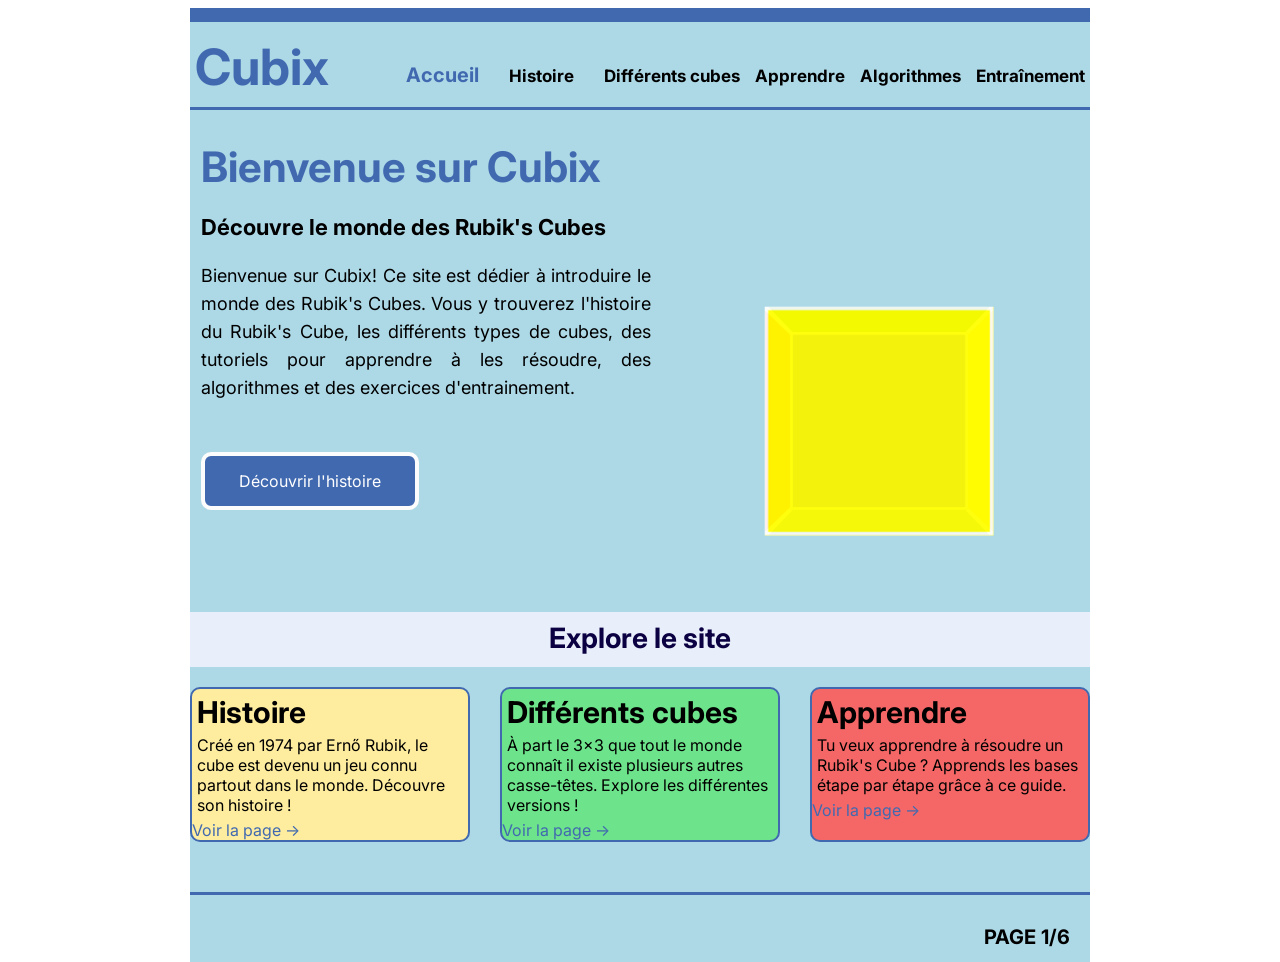
<file: index.html>
<!DOCTYPE html>
<html lang="en">

<head>
    <meta charset="UTF-8">
    <meta name="viewport" content="width=device-width, initial-scale=1.0">
    <title>Document</title>
    <link href="https://fonts.googleapis.com/css2?family=Inter:wght@400;500;700&display=swap" rel="stylesheet">
    <link rel="stylesheet" href="style.css">
</head>

<body>
    <div class="site_global">

        <div class="header">
            <div class="nom_site">
                <h1>Cubix</h1>
            </div>

            <div class="page_du_site">
                <h2 class="lien_acceuil">Accueil</h2> <br>
                <h2 class="lien_histoire"><a href="histoire.html">Histoire</a></h2> <br>
                <h2 class="lien_diffrent_cubes"><a href="cubes.html">Différents cubes</a></h2>
                <h2 class="lien_apprendre"><a href="apprendre.html">Apprendre</a></h2>
                <h2 class="lien_algorithmes"><a href="algorithmes.html">Algorithmes</a></h2>
                <h2 class="lien_entraînement"><a href="entrainement.html">Entraînement</a></h2>
            </div>

        </div>

        <div class="ligne_separatrice"></div>


        <div class="milieu_du_site">

            <div class="contenu_accueil">

                <div class="texte_accueil">
                    <h2>Bienvenue sur Cubix</h2>
                    <h3>Découvre le monde des Rubik's Cubes</h3>

                    <p class="text1">
                        Bienvenue sur Cubix! Ce site est dédier à introduire le monde des Rubik's Cubes.
                        Vous y trouverez l'histoire du Rubik's Cube, les différents types de cubes,
                        des tutoriels pour apprendre à les résoudre,
                        des algorithmes et des exercices d'entrainement.
                    </p>

                    <a href="histoire.html" class="bouton_histoire">Découvrir l'histoire</a>

                </div>

                <div class="image_accueil"> <!-- Cube 3d apris à l'aide d'une video de "Coding Artist" -->
                    <div class="cube" id="cube">
                        <div class="face avant"></div>
                        <div class="face arriere"></div>
                        <div class="face droite"></div>
                        <div class="face gauche"></div>
                        <div class="face haut"></div>
                        <div class="face bas"></div>


                    </div>

                </div>
                <!-- Cube 3d apris à l'aide d'une video de "Coding Artist" -->


            </div>
        </div>
        <div class="bas_du_site">

            <div class="div_séparateur">
                <h2>Explore le site</h2>
            </div>

            <div class="les_blocs">

                <div class="bloc1">
                    <h3>Histoire</h3>
                    <p>Créé en 1974 par Ernő Rubik, le cube est devenu un jeu
                        connu partout dans le monde. Découvre son histoire !</p>
                    <a href="histoire.html">Voir la page </a>
                </div>

                <div class="bloc2">
                    <h3>Différents cubes</h3>
                    <p>À part le 3x3 que tout le monde connaît il existe plusieurs autres casse-têtes.
                        Explore les différentes versions !</p>
                    <a href="cubes.html">Voir la page </a>
                </div>

                <div class="bloc3">
                    <h3>Apprendre</h3>
                    <p>Tu veux apprendre à résoudre un Rubik's Cube ?
                        Apprends les bases étape par étape grâce à ce guide.</p>
                    <a href="apprendre.html">Voir la page </a>
                </div>

            </div>
            <div class="pied_page">

                <div class="ligne_separatrice2"> </div>
            </div>

            <div class="page_actuelle">
                <h1>PAGE 1/6</h1>
            </div>
        </div>
    </div>
    <script src="index.js"></script>
</body>

</html>
</file>
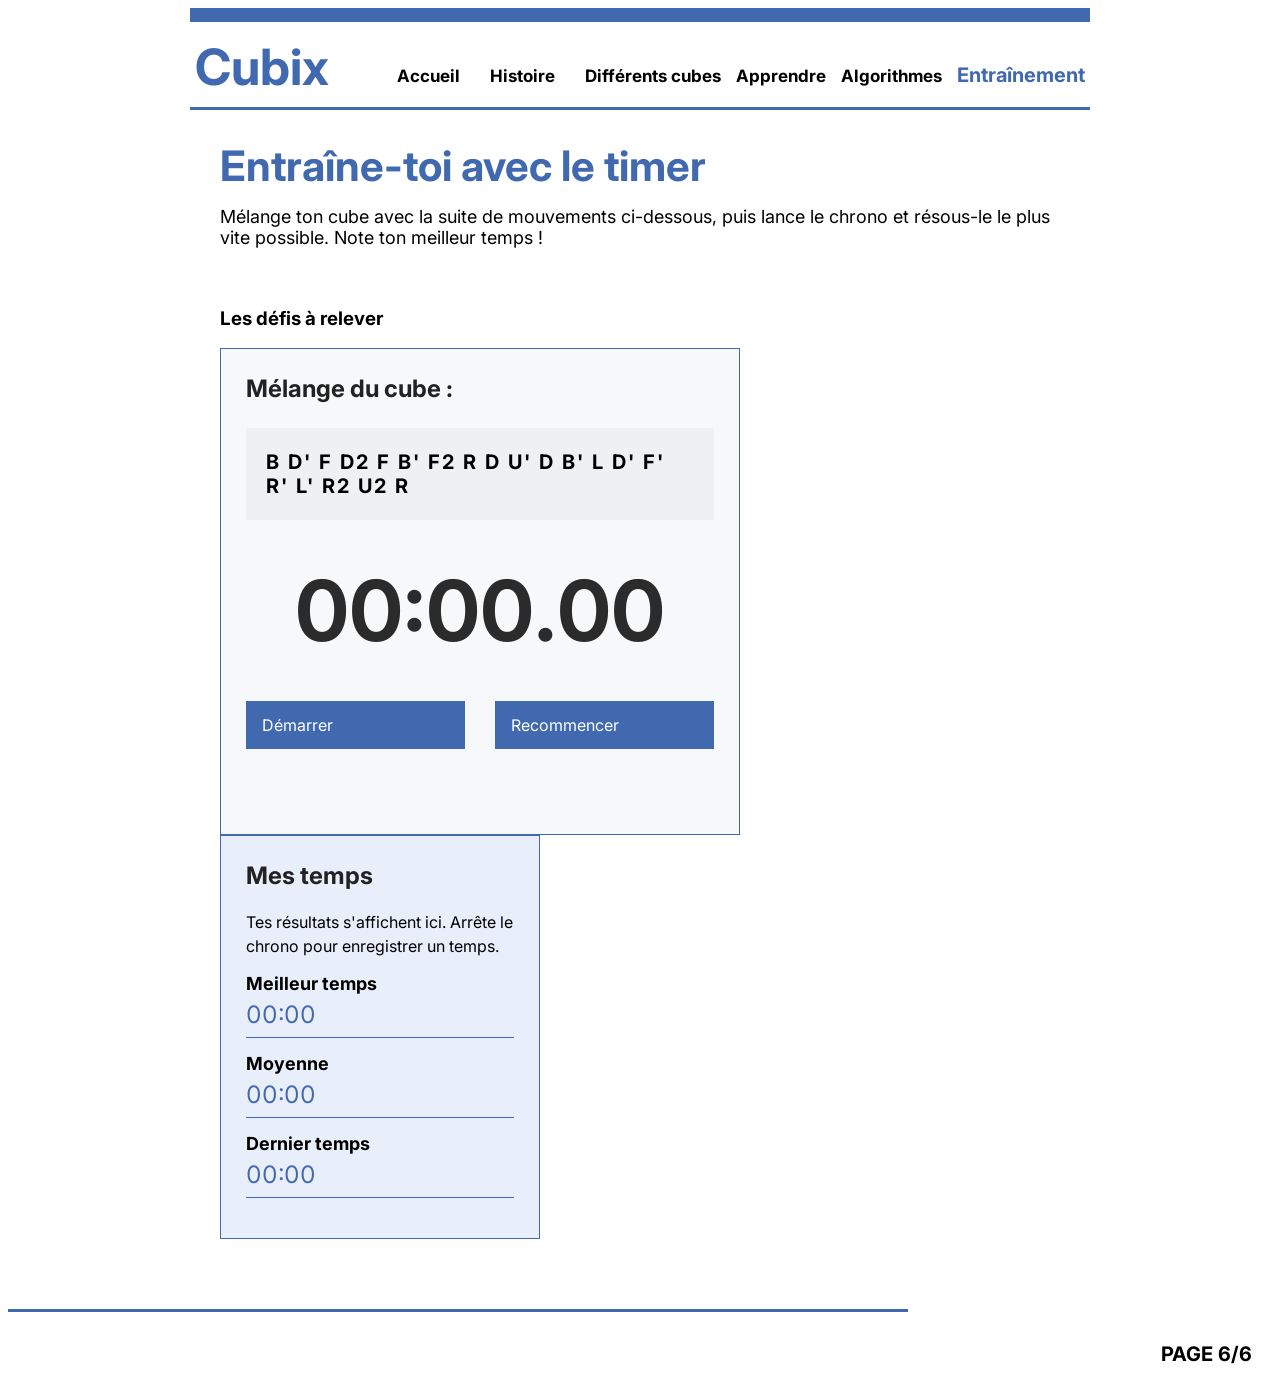
<file: entrainement.html>
<!DOCTYPE html>
<html lang="en">

<head>
    <meta charset="UTF-8">
    <meta name="viewport" content="width=device-width, initial-scale=1.0">
    <title>Document</title>
    <link href="https://fonts.googleapis.com/css2?family=Inter:wght@400;500;700&display=swap" rel="stylesheet">
    <link rel="stylesheet" href="style.css">
</head>

<body>

    <div class="site_global_entrainement">

        <div class="header">
            <div class="nom_site">
                <h1>Cubix</h1>
            </div>

            <div class="page_du_site">
                <h2 class="lien_acceuil"><a href="index.html">Accueil</a></h2> <br>
                <h2 class="lien_histoire"><a href="histoire.html">Histoire</a></h2> <br>
                <h2 class="lien_diffrent_cubes"><a href="cubes.html">Différents cubes</a></h2>
                <h2 class="lien_apprendre"><a href="apprendre.html">Apprendre</a></h2>
                <h2 class="lien_algorithmes"><a href="algorithmes.html">Algorithmes</a></h2>
                <!-- Ici Entraînement n'a plus de balise <a> car on est déjà sur la page -->
                <h2 class="lien_entraînement">Entraînement</h2>
            </div>
        </div>

        <div class="ligne_separatrice_entrainement"></div>

        <div class="milieu_page_entrainement">

            <h2 class="titre_entrainement">Entraîne-toi avec le timer </h2>

            <p class="texte_intro_entrainement">
                Mélange ton cube avec la suite de mouvements ci-dessous, puis lance le chrono
                et résous-le le plus vite possible. Note ton meilleur temps !
            </p>
            </p>

            <div class="contenu_entrainement">
                <h3>Les défis à relever</h3>
            </div>

            <div class="carte_chrono">

                <h3 class="titre_carte">Mélange du cube :</h3>

                <div class="melange" id="melange">R U2 F' L D2 R' U</div>

                <div class="affichage_chrono" id="chrono">00:00.00</div>

                <div class="boutons_chrono">
                    <button class="bouton_chrono" id="btn-demarrer" type="button">Démarrer</button>
                    <button class="bouton_chrono" id="btn-recommencer" type="button">Recommencer</button>
                </div>
            </div>


            <div class="carte_temps">
                <h3 class="titre_carte">Mes temps</h3>

                <p class="texte_temps">
                    Tes résultats s'affichent ici. Arrête le chrono pour enregistrer un temps.
                </p>

                <div class="stat_temps">
                    <h4>Meilleur temps</h4>
                    <p id="meilleur">00:00</p>
                </div>

                <div class="stat_temps">
                    <h4>Moyenne</h4>
                    <p id="moyenne">00:00</p>
                </div>

                <div class="stat_temps">
                    <h4>Dernier temps</h4>
                    <p id="dernier">00:00</p>
                </div>
            </div>

        </div>
    </div>

    <div class="pied_page">
        <div class="ligne_separatrice2_entrainement"></div>

        <div class="page_actuelle">
            <h1>PAGE 6/6</h1>
        </div>
    </div>

    </div>

    <script src="entrainement.js"></script>

</body>

</html>
</file>
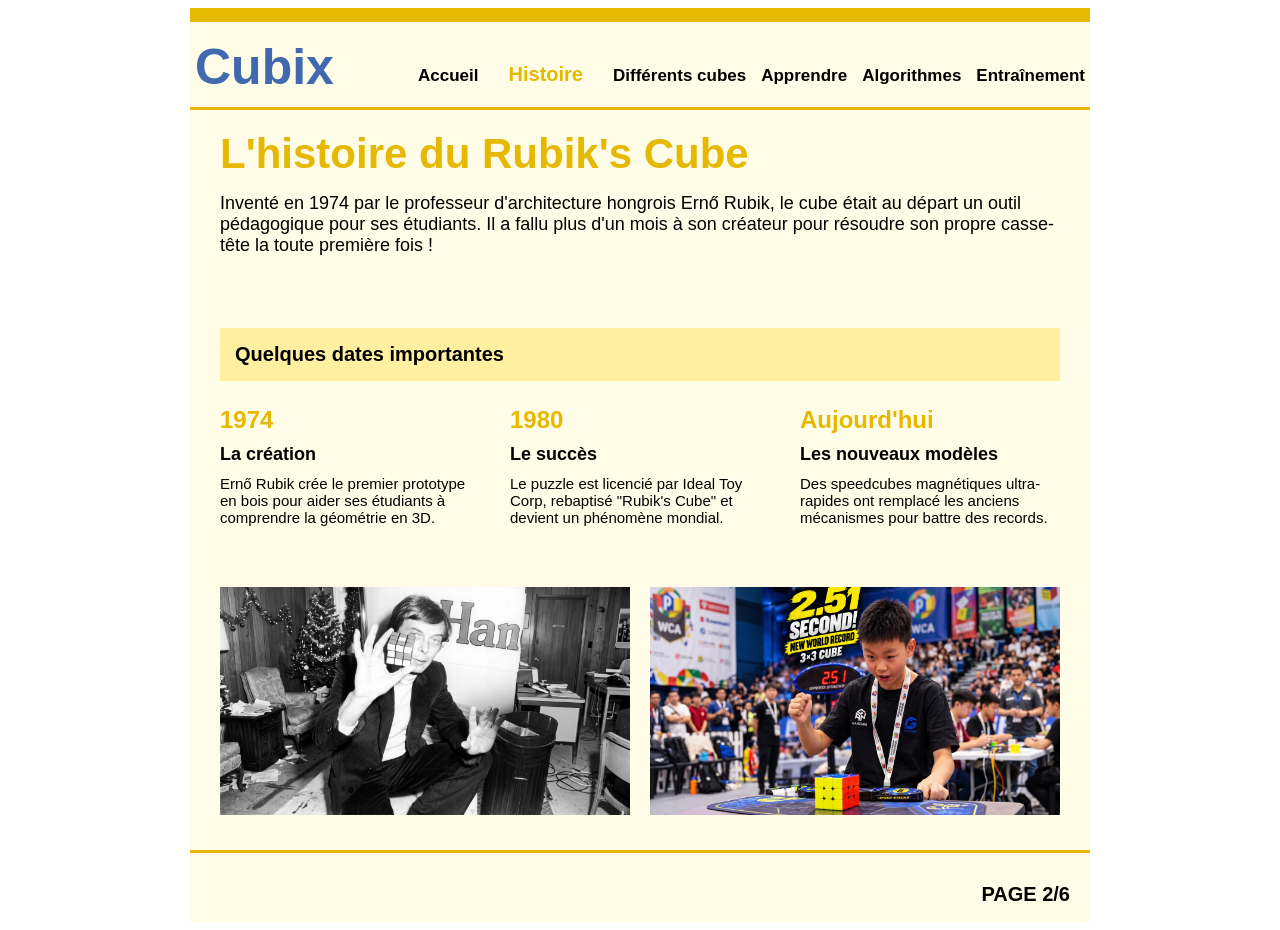
<file: histoire.html>
<!DOCTYPE html>
<html lang="en">

<head>
    <meta charset="UTF-8">
    <meta name="viewport" content="width=device-width, initial-scale=1.0">
    <title>Document</title>
    <link rel="stylesheet" href="style.css">
</head>

<body>
    <body>
    <div class="site_global_histoire">

        <div class="header">
            <div class="nom_site">
                <h1>Cubix</h1>
            </div>

            <div class="page_du_site">
                <h2 class="lien_acceuil"><a href="index.html">Accueil</a></h2> <br>
                <!-- Ici Histoire n'a plus de balise <a> car on est déjà sur la page -->
                <h2 class="lien_histoire">Histoire</h2> <br>
                <h2 class="lien_diffrent_cubes"><a href="cubes.html">Différents cubes</a></h2>
                <h2 class="lien_apprendre"><a href="apprendre.html">Apprendre</a></h2>
                <h2 class="lien_algorithmes"><a href="algorithmes.html">Algorithmes</a></h2>
                <h2 class="lien_entraînement"><a href="entraînement.html">Entraînement</a></h2>
            </div>
        </div>

        <div class="ligne_separatrice_histoire"></div>

        <div class="milieu_page_histoire">

            <h2 class="titre_histoire">L'histoire du Rubik's Cube</h2>

            <p class="texte_intro_histoire">
                Inventé en 1974 par le professeur d'architecture hongrois Ernő Rubik, le cube était au départ
                un outil pédagogique pour ses étudiants. Il a fallu plus d'un mois à son créateur pour
                résoudre son propre casse-tête la toute première fois !
            </p>

            <!-- La bannière de ta maquette Figma -->
            <div class="Titre_dates">
                <h3>Quelques dates importantes</h3>
            </div>

            <!-- Les 3 colonnes -->
            <div class="les_dates">
                <div class="date_bloc">
                    <h4 class="annee">1974</h4>
                    <h5 class="sous_titre">La création</h5>
                    <p>Ernő Rubik crée le premier prototype en bois pour aider ses étudiants à comprendre la géométrie en 3D.</p>
                </div>

                <div class="date_bloc">
                    <h4 class="annee">1980</h4>
                    <h5 class="sous_titre">Le succès</h5>
                    <p>Le puzzle est licencié par Ideal Toy Corp, rebaptisé "Rubik's Cube" et devient un phénomène mondial.</p>
                </div>

                <div class="date_bloc">
                    <h4 class="annee">Aujourd'hui</h4>
                    <h5 class="sous_titre">Les nouveaux modèles</h5>
                    <p>Des speedcubes magnétiques ultra-rapides ont remplacé les anciens mécanismes pour battre des records.</p>
                </div>
            </div>

            <!-- Les 2 emplacements de photos de ta maquette Figma -->
            <div class="les_photos">
                <div class="bloc_photo1">
                 <img src="images/original.jpg" alt="Ancien cube"> 
                </div>

                <div class="bloc_photo2">
                    <img src="images/world_record.jpg" alt="record monde"> 
                </div>
            </div>

        </div>

        <div class="pied_page">
            <div class="ligne_separatrice2_histoire"></div>

            <div class="page_actuelle">
                <h1>PAGE 2/6</h1>
            </div>
        </div>

    </div>
</body>

</html>
</file>
<file: style.css>
body {
    font-family: 'Inter', sans-serif;
}

a {
    text-decoration: none;
}

/* Début css de la page index */

.site_global {
    width: 900px;
    height: 800px;
    margin: 0 auto;
    background-color: lightblue;
    border-top: 14px solid #4169b0;
}


/* Header et css commun*/

.header {
    flex-direction: row;
    padding: 5px;
    height: 80px;
    display: flex;
    justify-content: space-between;
    align-items: center;
    padding-bottom: 0px;
}

.nom_site h1 {
    color: #4169b0;
    font-size: 50px;
}

.page_du_site {
    display: flex;
    flex-direction: row;
    gap: 15px;
    margin-top: 15px;
}


.page_du_site a {
    text-decoration: none;
    font-size: 17px;
    margin: 0;
    color: #000000;
}

.page_du_site a:hover {
    color: #4169b0;
    font-size: 23px;
    cursor: pointer;
    text-align: row;
}

.lien_acceuil:hover {
    cursor: cell;
}

.lien_histoire a:hover {
    color: #ffe77c;

}

.lien_diffrent_cubes a:hover {
    color: #13cc41;
}

.lien_apprendre a:hover {
    color: #f54d4d;
}

.lien_algorithmes a:hover {
    color: #ff6000;
}

.lien_entraînement a:hover {
    color: #8a8f98;

}

/* 
Je la fait pour le h2 aussi, car dans mon htlm acceuil n'est pas un a */

.page_du_site h2 {
    text-decoration: none;
    font-size: 20px;
    margin: 0;
    color: #4169b0;
    text-wrap: nowrap;
}




/*-------------------------------------------------------------------------*/
.ligne_separatrice {
    width: 900px;
    height: 3px;
    background-color: #4169b0;
}




/*------- Milieu de la page index------- */

.milieu_du_site {
    background-color: lightblue;
    padding: 30px;
    height: 450px;
    padding: 1px;
    /* pour que la boite s'approche du haut et du bas */
}

.contenu_accueil {
    display: flex;
    flex-direction: row;
    justify-content: space-between;
    align-items: center;
    background-color: lightblue;
    margin-top: 20px;
    height: 400px;
    padding: 10px;
    align-items: flex-start;
    /* pour mettre le texte en haut à gauche */
}


.texte_accueil {
    width: 450px;
}

.texte_accueil h2 {
    font-size: 42px;
    color: #4169b0;
    margin: 0;
}

.texte_accueil h3 {
    color: black;
    font-size: 22px;
}

.text1 {
    text-align: justify;
    font-size: 18px;
    line-height: 28px;
}

.bouton_histoire {
    display: flex;
    width: 180px;
    justify-content: center;
    color: white;
    border: solid 4px #fcfcfc;
    background-color: #4169b0;
    padding: 15px;
    border-radius: 10px;
    margin-top: 50px;

}

.bouton_histoire:hover {
    cursor: pointer;
    color: #4169b0;
    background-color: #cb1cd1;
    font-size: 20px;
}

.bouton_histoire a {
    text-decoration: none;
    color: white;
    font-size: 18px;
}


/* --------------------section cube 3d apris grace à une video de "Coding Artist" -------------------------------- */
.image_accueil {
    width: 400px;
    height: 400px;
    display: flex;
    justify-content: center;
    align-items: center;
    perspective: 800px;
    margin-top: 80px;
}

.cube {
    width: 200px;
    height: 200px;
    position: absolute;
    transform-style: preserve-3d;
}

.face {
    width: 200px;
    height: 200px;
    position: absolute;
    border: 3px solid rgb(252, 252, 252);
    background-color: #416ab0;
    opacity: 0.95;
    box-sizing: border-box;
    display: grid;
    grid-template-columns: repeat(3, 1fr);
    grid-template-rows: repeat(3, 1fr);
    gap: 4px;

}

.avant {
    transform: translateZ(100px);
    background-color: yellow;
}

.arriere {
    transform: rotateY(180deg) translateZ(100px);
    background-color: blue;
}

.droite {
    transform: rotateY(90deg) translateZ(100px);
    background-color: orange;
}

.gauche {
    transform: rotateY(-90deg) translateZ(100px);
    background-color: red;
}

.haut {
    transform: rotateX(90deg) translateZ(100px);
    background-color: green;
}

.bas {
    transform: rotateX(-90deg) translateZ(100px);
}

.animation_cube {
    animation: tourner 8s infinite linear;
}

@keyframes tourner {
    0% {
        transform: translateY(0) rotateX(0deg) rotateY(0deg);
    }

    50% {
        transform: translateY(-150px) rotateX(180deg) rotateY(180deg);
    }

    100% {
        transform: translateY(0) rotateX(360deg) rotateY(360deg);
    }
}

/* -------------------Fin de la section cube 3d apris grace à une video de "Coding Artist" --------------- */



/* Bas de la page index */

.bas_du_site {
    background-color: lightblue;
    padding: 30px;
    height: 350px;
    margin-top: 50px;
    padding: 0px;
}

.div_séparateur {
    height: 35px;
    width: 900px;
    display: flex;
    justify-content: center;
    align-items: center;
    padding-top: 20px;
    background-color: #e8eefa;
    ;
    margin-bottom: 20px;
}

.bas_du_site h2 {
    color: rgb(10, 0, 66);
    font-size: 28px;
    text-align: center;
    margin-top: 0;
}

.les_blocs {
    display: flex;
    flex-direction: row;
    justify-content: space-between;
}

.bloc1,
.bloc2,
.bloc3 {
    width: 280px;
    box-sizing: border-box;
    background-color: rgb(255, 255, 255);
    border: 2px solid #4169b0;
    border-radius: 10px;
}

.bloc1 {
    background-color: #feed9f;

}

.bloc2 {
    background-color: #6de48b;
}

.bloc3 {
    background-color: #f56767;
}

.les_blocs h3 {
    font-size: 30px;
    margin: 5px;
}

.les_blocs p {
    font-size: 16px;
    margin: 5px;
}

.les_blocs a {
    color: #4169b0;
    justify-self: left;
}

.bas_du_site a:after {
    content: " ->";
    /* ------------------------pour metre les fleches--------------------------- */
}

/* pied du site et css commnun*/
.ligne_separatrice2 {
    display: flex;
    width: 900px;
    height: 3px;
    background-color: #4169b0;
    margin-top: 50px;
    margin-bottom: 0px;
}

.page_actuelle {
    display: flex;

    margin-top: 20px;
    justify-content: flex-end;
    margin-right: 20px;
}

.page_actuelle h1 {
    font-size: 20px;
    color: #000000;
    margin: 0;
}

/* fin du css de la page index */


/* <------------------------------Début histoire.html-------------------------------------------> */

.site_global_histoire {
    width: 900px;
    height: 900px;
    margin: 0 auto;
    background-color: #fffde7;
    border-top: 14px solid #e6b800;
}

/* Header : .header, .nom_site et .page_du_site sont déja mis plus haut.
   Ici on change juste la couleur jaune  */

.page_du_site .lien_histoire {
    color: #e6b800;
}

.lien_histoire:hover {
    cursor: cell;
}

.ligne_separatrice_histoire {
    width: 900px;
    height: 3px;
    background-color: #e6b800;
}

/*------- Milieu de la page histoire------- */

.milieu_page_histoire {
    display: flex;
    flex-direction: column;
    padding: 20px 30px;
    height: 600px;
}

.titre_histoire {
    font-size: 42px;
    color: #e6b800;
    margin: 0;
    margin-bottom: 15px;
}

.texte_intro_histoire {
    font-size: 18px;
    margin: 0;
    margin-bottom: 8cqmin;
}

/* bannière --------------------------"Quelques dates importantes"--------------------- */
.Titre_dates {
    background-color: #ffefa0;
    padding: 15px;
    margin-bottom: 25px;
}

.Titre_dates h3 {
    margin: 0;
    font-size: 20px;
    color: #000000;
}

.les_dates {
    display: flex;
    flex-direction: row;
    justify-content: space-between;
    margin-bottom: 90px;
}

.date_bloc {
    width: 260px;
    text-align: left;
}

.date_bloc .annee {
    color: #e6b800;
    font-size: 24px;
    margin: 0;
    margin-bottom: 10px;
}

.date_bloc .sous_titre {
    font-size: 18px;
    margin: 0;
    margin-bottom: 10px;
}

.date_bloc p {
    font-size: 15px;
    margin: 0;
}

/*  -----------------------------pied de page histoire --------------- */
.les_photos {
    display: flex;
    flex-direction: row;
    justify-content: space-between;
    margin-top: 10px;
}

.bloc_photo1,
.bloc_photo2 {
    display: flex;
    align-items: center;
    width: 410px;
    height: 150px;
    box-sizing: border-box;
}

.bloc_photo1 img,
.bloc_photo2 img {
    width: 100%;
    /* pour que l'image prenne toute la largeur du bloc */
}


/* Pied de page de la page histoire, pied et déja mis plus haut. */
.ligne_separatrice2_histoire {
    display: flex;
    width: 900px;
    height: 3px;
    background-color: #e6b800;
    margin-top: 100px;
    margin-bottom: 0px;
}

.page_actuelle {
    display: flex;
    justify-content: flex-end;
    margin-top: 30px;
    margin-right: 20px;
}

.page_actuelle h1 {
    font-size: 20px;
    color: #000000;
    margin: 0;
}

/* <------------------------------Fin histoire.html-------------------------------------------> */

/* ----------------------------début cubes.html-------------------------------------------> */

.site_global_cubes {
    width: 900px;
    height: 920px;
    margin: 0 auto;
    background-color: #f1fdf3;
    border-top: 14px solid #13cc41;
}

/* Header : .header, .nom_site et .page_du_site sont déja mis plus haut.
   Ici on change juste la couleur vert  */

.page_du_site .lien_diffrent_cubes {
    color: #13cc41;
}

.lien_diffrent_cubes:hover {
    cursor: cell;
}

.ligne_separatrice_cubes {
    width: 900px;
    height: 3px;
    background-color: #13cc41;
}

/*------- Milieu de la page cubes------- */

.milieu_page_cubes {
    display: flex;
    flex-direction: column;
    padding: 20px 30px;
    height: 660px;
    margin-top: 30px;
}

.titre_cubes {
    font-size: 42px;
    color: #13cc41;
    margin: 0;
    margin-bottom: 15px;
}

.texte_intro_cubes {
    font-size: 18px;
    margin: 0;
    margin-bottom: 30px;
}


.diffrent_cubes {
    display: flex;
    flex-direction: row;
    flex-wrap: wrap;
    row-gap: 20px;
    column-gap: 30px;
}

.carte_cube {
    display: flex;
    flex-direction: column;
    width: 260px;
    height: 220px;
    box-sizing: border-box;
    padding: 10px;
    background-color: #ffffff;
    border: 1px solid #9de3b0;
}

.photo_cube {
    display: flex;
    width: 238px;
    height: 120px;
    box-sizing: border-box;
    background-color: #e4e6e8;
    border: 1px solid #9de3b0;
    overflow: hidden;
}

.photo_cube p {
    display: flex;
    width: 236px;
    height: 118px;
    margin: 0;
    padding: 0;
}

.photo_cube img {
    width: 236px;
    height: 118px;
    object-fit: cover;
}

.nom_cube {
    font-size: 20px;
    margin: 0;
    margin-top: 10px;
    margin-bottom: 5px;
}

.texte_cube {
    font-size: 14px;
    margin: 0;
}

.photo_cube .img_dezoom {
    object-fit: contain;
    /* aide à ce que l'image ne soit pas coupée  */
    background-color: #ffffff;
}

/* Pied de page de la page histoire, pied et déja mis plus haut. */
.ligne_separatrice2_cubes {
    display: flex;
    width: 900px;
    height: 3px;
    background-color: #13cc41;
    margin-top: 40px;
    margin-bottom: 0px;
}

.page_actuelle {
    display: flex;
    justify-content: flex-end;
    margin-top: 30px;
    margin-right: 20px;
}

.page_actuelle h1 {
    font-size: 20px;
    color: #000000;
    margin: 0;
}

/* <------------------------------Fin cubes.html-------------------------------------------> */

/* -----------------------début apprendre.html-------------------------------------------> */

/* <------------------------------Début apprendre.html-------------------------------------------> */

.site_global_apprendre {
    width: 900px;
    height: 850px;
    margin: 0 auto;
    background-color: #fff1f1;
    border-top: 14px solid #f54d4d;
}

/* Header : .header, .nom_site et .page_du_site sont déja mis plus haut.
   Ici on change juste la couleur vert  */

.page_du_site .lien_apprendre {
    color: #f54d4d;
}

.lien_apprendre:hover {
    cursor: cell;
}

.ligne_separatrice_apprendre {
    width: 900px;
    height: 3px;
    background-color: #f54d4d;
}

/*------- Milieu de la page apprendre------- */

.milieu_page_apprendre {
    display: flex;
    flex-direction: column;
    padding: 20px 30px;
    height: 600px;
}

.titre_apprendre {
    font-size: 42px;
    color: #f54d4d;
    margin: 0;
    margin-bottom: 15px;
}

.texte_intro_apprendre {
    font-size: 18px;
    margin: 0;
    margin-bottom: 25px;
}


.Titre_methode {
    background-color: #ffd0d0;
    padding: 15px;
    margin-bottom: 25px;
}

.Titre_methode h3 {
    margin: 0;
    font-size: 20px;
    color: #000000;
}


.contenu_apprendre {
    display: flex;
    flex-direction: row;
    justify-content: space-between;
    align-items: flex-start;
}


.colonne_etapes {
    display: flex;
    flex-direction: column;
    gap: 10px;
    width: 390px;
}

.carte_etape {
    width: 390px;
    height: 120px;
    box-sizing: border-box;
    padding: 15px 20px;
    background-color: #ffffff;
    border: 1px solid #f5a3a3;
}

.nom_etape {
    font-size: 20px;
    margin: 0;
    margin-bottom: 6px;
}

.texte_etape {
    font-size: 15px;
    margin: 0;
}

/* Colonne de droite */
.colonne_photo {
    display: flex;
    flex-direction: column;
    width: 420px;
}

.photo_tuto {
    display: flex;
    width: 420px;
    height: 300px;
    box-sizing: border-box;
    background-color: #e4e6e8;
    border: 2px solid #f5a3a3;
    overflow: hidden;
}

.photo_tuto img {
    width: 416px;
    height: 296px;
    object-fit: cover;
}

/* Pied de page de la page apprendre */
.ligne_separatrice2_apprendre {
    display: flex;
    width: 900px;
    height: 3px;
    background-color: #f54d4d;
    margin-top: 30px;
    margin-bottom: 0px;
}

.pied_page_apprendre {
    display: flex;
    flex-direction: row;
    justify-content: space-between;
    margin-top: 15px;
    padding-right: 20px;
    padding-left: 20px;
    padding-bottom: 20px;
    padding-top: 20px;
}

.pied_page_apprendre p {
    font-size: 16px;
    margin: 0;
}

/* <------------------------------Fin apprendre.html-------------------------------------------> */

/* ----------------------------------début entraînement.html-------------------------------------------> */

/* ----------------------------début entraînement.html---------------------------- */

.site_global_entrainement {
    width: 900px;
    min-height: 800px;
    margin: 0 auto;
    background-color: #ffffff;
    border-top: 14px solid #4169b0;
}

/* .header, .nom_site et .page_du_site sont déjà dans style.css */

.page_du_site .lien_actuel {
    font-size: 20px;
    font-weight: 700;
    color: #000000;
}

.lien_entraînement:hover {
    cursor: cell;
}

.ligne_separatrice_entrainement {
    width: 900px;
    height: 3px;
    background-color: #4169b0;
}

/* ------- Milieu de la page ------- */

.milieu_page_entrainement {
    padding: 30px;
}

.titre_entrainement {
    font-size: 42px;
    color: #4169b0;
    margin: 0;
    margin-bottom: 15px;
}

.texte_intro_entrainement {
    font-size: 18px;
    margin: 0;
    margin-bottom: 40px;
}

.contenu_entrainement {
    display: flex;
    flex-direction: row;
    justify-content: space-between;
    align-items: stretch;
    gap: 30px;
}

.titre_carte {
    font-size: 24px;
    margin: 0;
    color: #222222;
}

/* ------- Carte chrono (gauche) ------- */

.carte_chrono {
    width: 520px;
    box-sizing: border-box;
    padding: 25px;
    background-color: #f7f8fa;
    border: 1px solid #4169b0;
}

.melange {
    margin-top: 25px;
    padding: 22px 20px;
    background-color: #eff0f2;
    font-size: 20px;
    font-weight: 700;
    letter-spacing: 2px;
}

.affichage_chrono {
    margin-top: 40px;
    margin-bottom: 40px;
    text-align: center;
    font-size: 84px;
    font-weight: 700;
    color: #2b2b2b;
    font-variant-numeric: tabular-nums;
}

.affichage_chrono.en_cours {
    color: #4169b0;
}

.boutons_chrono {
    display: flex;
    flex-direction: row;
    gap: 30px;
    padding-bottom: 60px;
}

.bouton_chrono {
    width: 240px;
    padding: 14px 16px;
    background-color: #4169b0;
    color: #ffffff;
    border: none;
    font-family: 'Inter', sans-serif;
    font-size: 16px;
    text-align: left;
    cursor: pointer;
}

.bouton_chrono:hover {
    background-color: #2f5192;
}

.bouton_chrono:active {
    transform: scale(0.98);
}

/* ------- Carte temps (droite) ------- */

.carte_temps {
    width: 320px;
    box-sizing: border-box;
    padding: 25px;
    background-color: #e8eefa;
    border: 1px solid #4169b0;
}

.texte_temps {
    font-size: 16px;
    line-height: 24px;
    margin: 20px 0 15px 0;
}

.stat_temps {
    margin-bottom: 15px;
    border-bottom: 1px solid #4169b0;
}

.stat_temps h4 {
    font-size: 18px;
    margin: 0;
    margin-bottom: 6px;
}

.stat_temps p {
    font-size: 24px;
    color: #4169b0;
    margin: 0;
    margin-bottom: 8px;
    font-variant-numeric: tabular-nums;
}

/* ------- Pied de page ------- */

.ligne_separatrice2_entrainement {
    width: 900px;
    height: 3px;
    background-color: #4169b0;
    margin-top: 40px;
}

/* .page_actuelle est déjà dans style.css */

/* ----------------------------fin entraînement.html---------------------------- */

/* ----------------------------début algorithmes.html---------------------------- */

.site_global_algorithmes {
    width: 900px;
    min-height: 900px;
    margin: 0 auto;
    background-color: #ffffff;
    border-top: 14px solid #4169b0;
}

/* .header, .nom_site et .page_du_site sont déjà dans style.css */

.page_du_site .lien_actuel {
    font-size: 20px;
    font-weight: 700;
    color: #000000;
}

.lien_algorithmes:hover {
    cursor: cell;
}

.ligne_separatrice_algorithmes {
    width: 900px;
    height: 3px;
    background-color: #4169b0;
}

/* ------- Milieu de la page ------- */

.milieu_page_algorithmes {
    padding: 30px;
}

.titre_algorithmes {
    font-size: 42px;
    color: #4169b0;
    margin: 0;
    margin-bottom: 15px;
}

.texte_intro_algorithmes {
    font-size: 18px;
    line-height: 26px;
    margin: 0;
    margin-bottom: 40px;
}

.Titre_mouvements {
    background-color: #e8eefa;
    padding: 12px 15px;
    margin-bottom: 30px;
}

.Titre_mouvements h3 {
    margin: 0;
    font-size: 22px;
    color: #000000;
}

/* ------- Les 4 mouvement ------- */

.les_mouvements {
    display: flex;
    flex-direction: row;
    justify-content: space-between;
    margin-bottom: 50px;
}

.carte_mouvement {
    width: 195px;
    height: 150px;
    box-sizing: border-box;
    padding: 18px 20px;
    background-color: #f0f2f8;
    border: 1px solid #4169b0;
}

.carte_mouvement:hover {
    background-color: #e8eefa;
    cursor: pointer;
}

.haut_carte {
    display: flex;
    flex-direction: row;
    align-items: center;
    gap: 30px;
    margin-bottom: 20px;
}

.lettre_mouvement {
    font-size: 40px;
    font-weight: 700;
    color: #4169b0;
}

.nom_mouvement {
    font-size: 20px;
    font-weight: 700;
}

.texte_mouvement {
    font-size: 15px;
    line-height: 20px;
    margin: 0;
}

/* ------- Exemple d'algorithme ------- */

.bas_algorithmes {
    display: flex;
    flex-direction: row;
    justify-content: space-between;
    align-items: flex-start;
}

.colonne_exemple {
    width: 500px;
}

.titre_exemple {
    font-size: 30px;
    margin: 0;
    margin-bottom: 20px;
}

.boite_algorithme {
    display: flex;
    flex-direction: row;
    gap: 12px;
    padding: 22px 30px;
    background-color: #e8eefa;
    margin-bottom: 25px;
}

.lettre_algo {
    font-size: 36px;
    font-weight: 700;
    color: #4169b0;
}

.texte_exemple {
    font-size: 17px;
    line-height: 26px;
    margin: 0;
    margin-bottom: 15px;
}


.bouton_animation:hover {
    background-color: #2f5192;
}

/* ------- Pied de page ------- */

.ligne_separatrice2_algorithmes {
    width: 900px;
    height: 3px;
    background-color: #4169b0;
    margin-top: 30px;
}

/* .page_actuelle est déjà dans style.css */

/* ----------------------------fin algorithmes.html---------------------------- */
</file>
